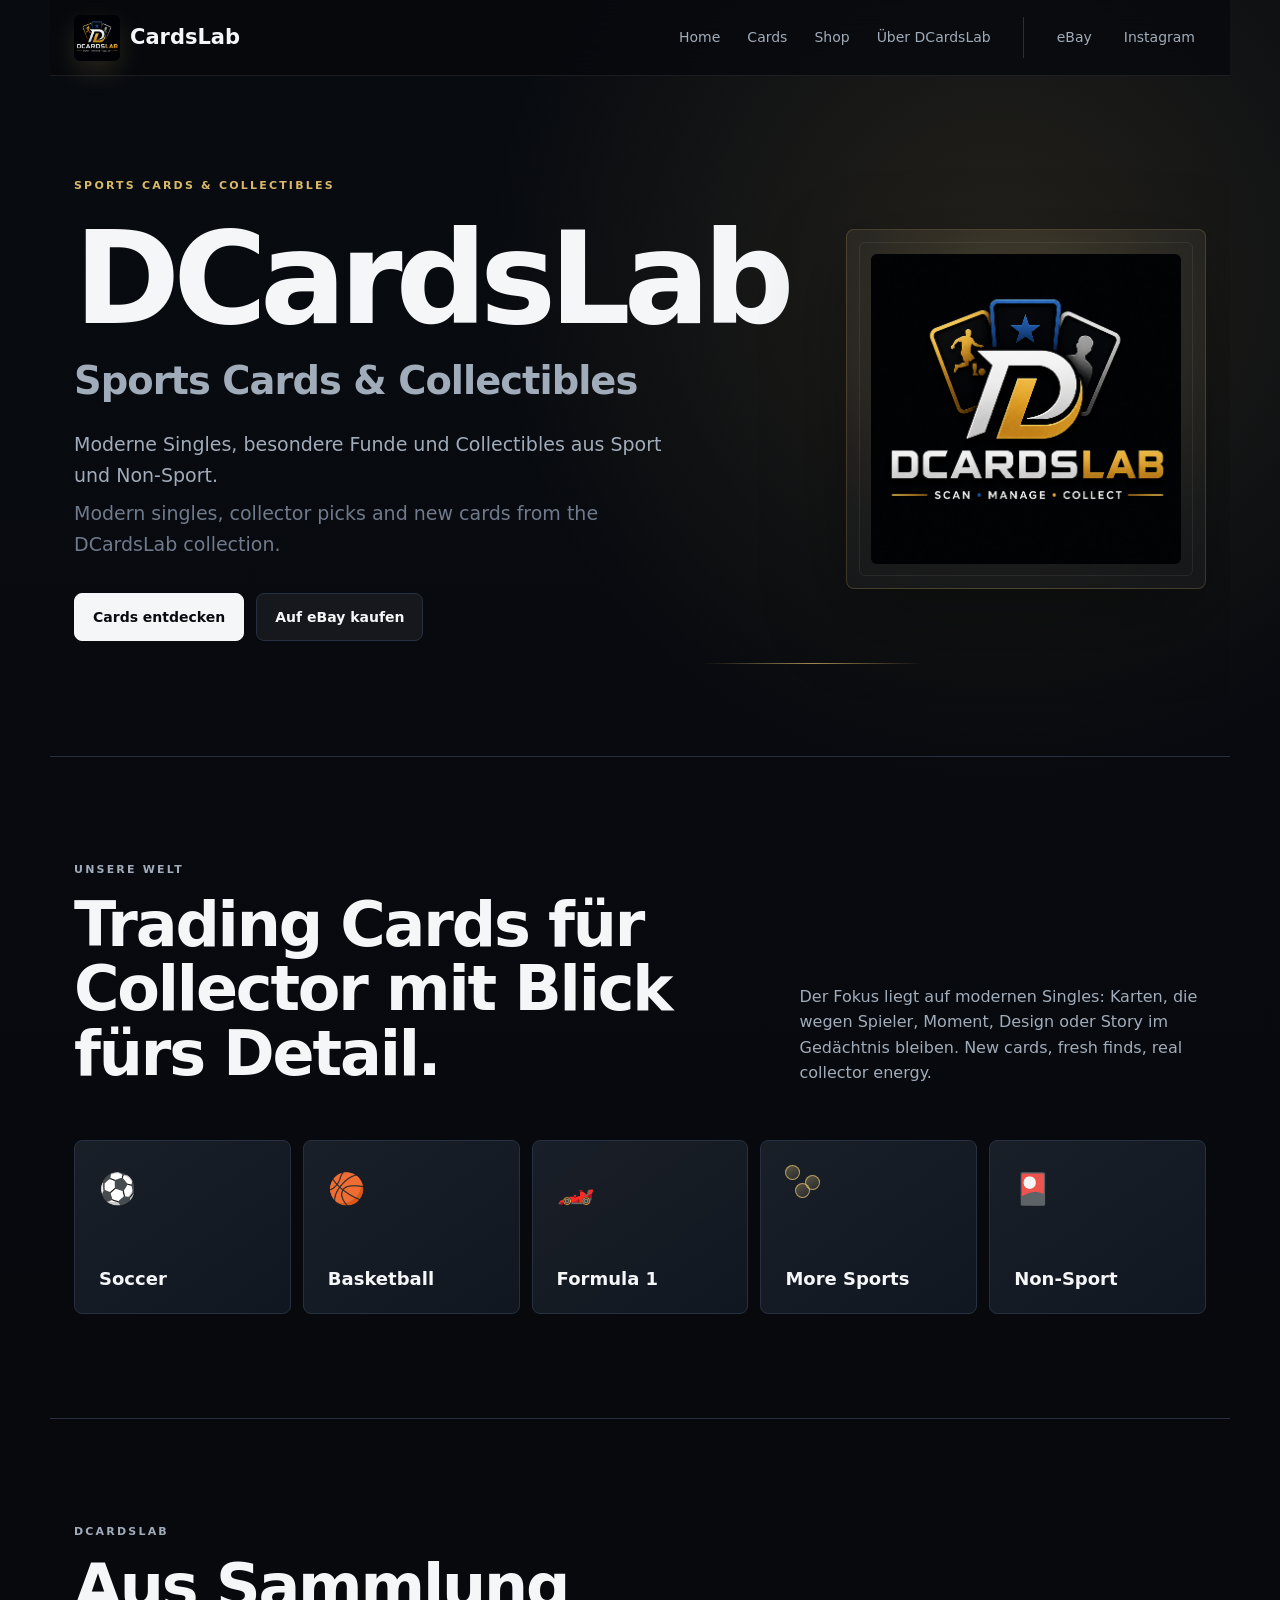
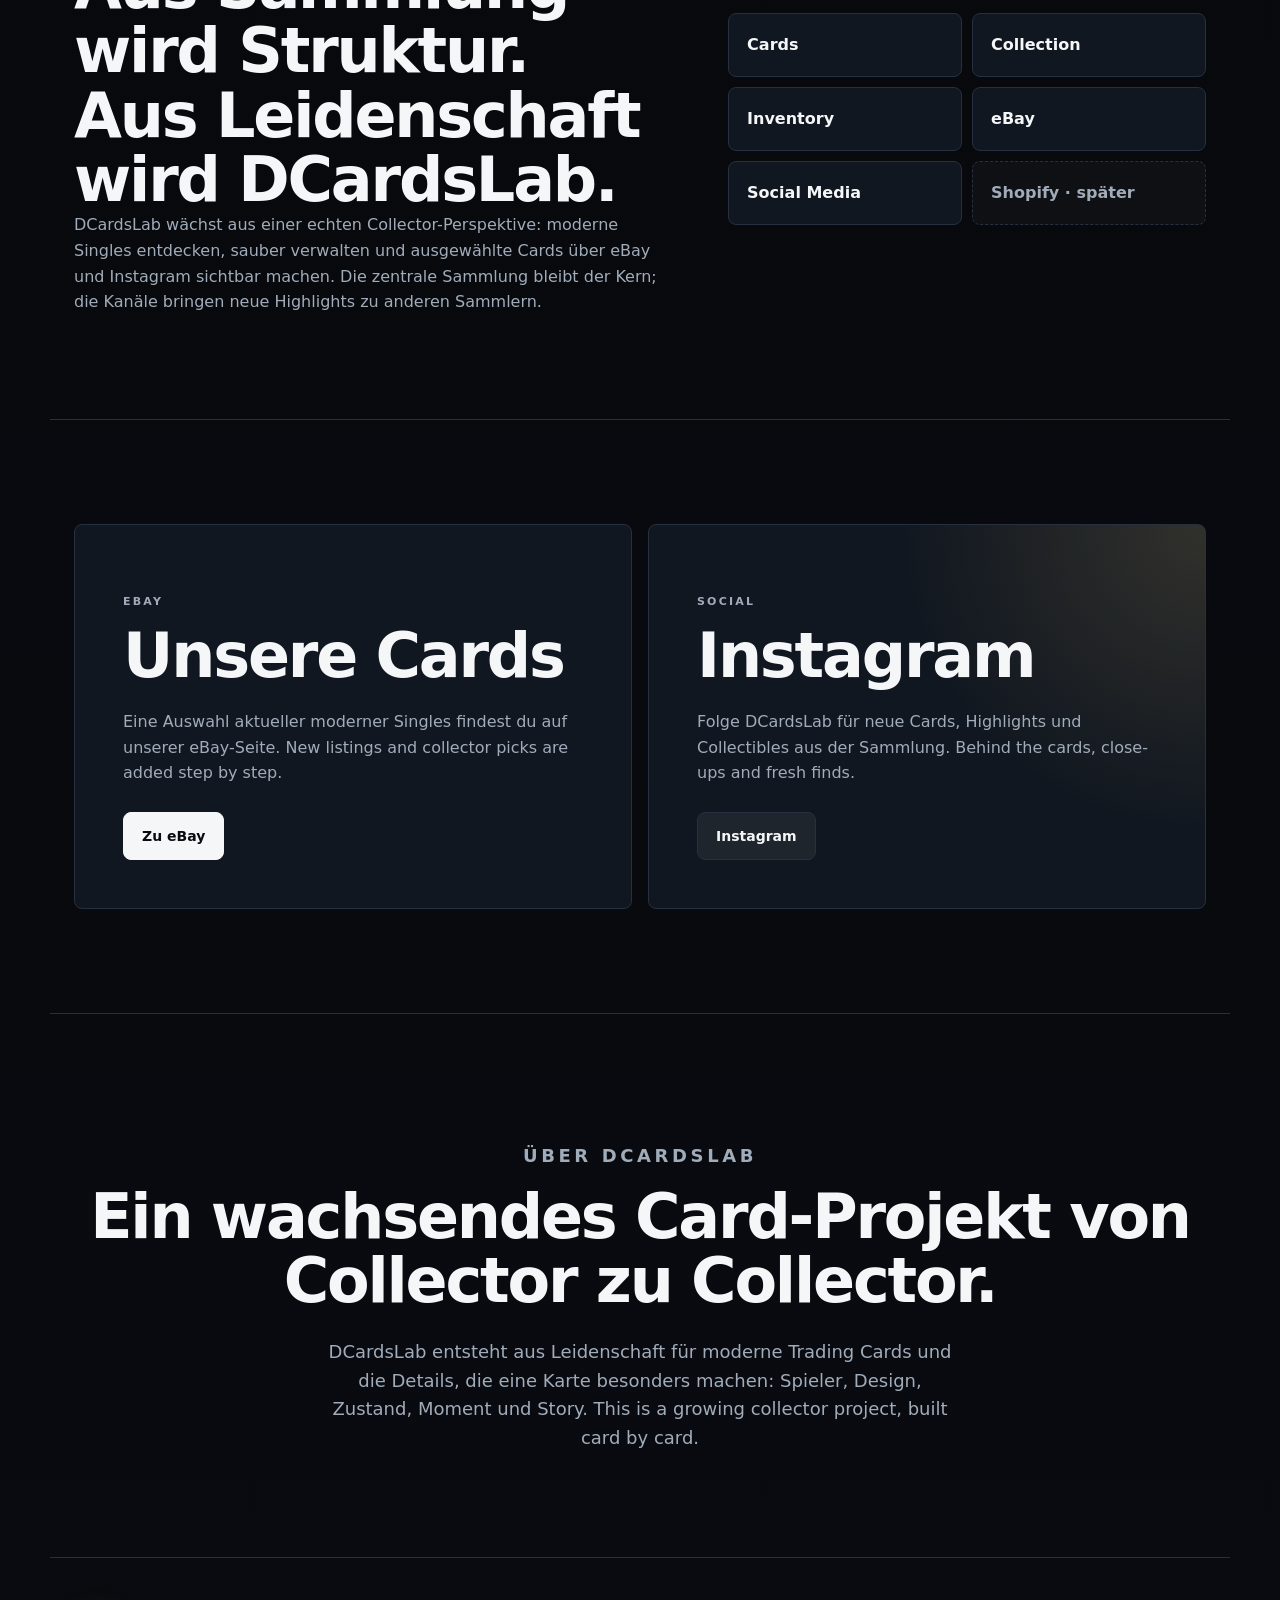
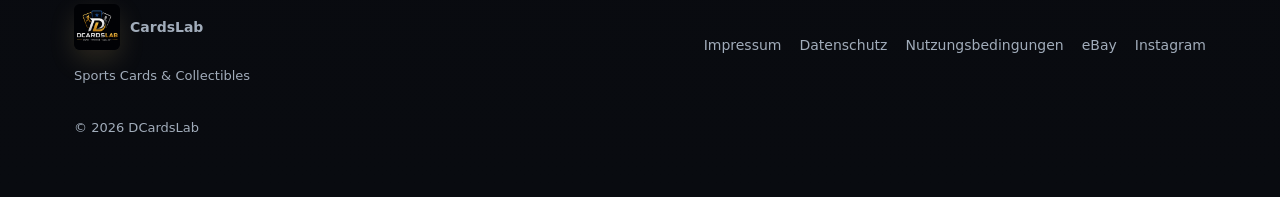
<file: index.html>
<!doctype html>
<html lang="de">
  <head>
    <meta charset="utf-8">
    <meta name="viewport" content="width=device-width, initial-scale=1">
    <meta
      name="description"
      content="DCardsLab - Sports Cards & Collectibles. Moderne Singles, Sammlerleidenschaft und neue Cards auf eBay und Instagram."
    >
    <meta name="theme-color" content="#090b10">
    <meta property="og:title" content="DCardsLab - Sports Cards & Collectibles">
    <meta
      property="og:description"
      content="Moderne Trading Card Singles, gesammelt mit Leidenschaft und kuratiert für Collector."
    >
    <meta property="og:type" content="website">
    <meta property="og:url" content="https://dcardslab.de">
    <title>DCardsLab - Sports Cards & Collectibles</title>
    <link rel="stylesheet" href="css/style.css">
    <script src="js/main.js" defer></script>
    <script src="js/tracking.js" defer></script>
  </head>
  <body>
    <header class="site-header">
      <a class="brand" href="#home" aria-label="DCardsLab Home">
        <img src="assets/dcardslab-logo.png" alt="" class="brand-logo">
        <span>CardsLab</span>
      </a>

      <button class="nav-toggle" type="button" aria-label="Menü öffnen" aria-expanded="false">
        <span></span>
        <span></span>
        <span></span>
      </button>

      <nav class="nav" aria-label="Hauptnavigation">
        <a href="#home">Home</a>
        <a href="#cards">Cards</a>
        <a href="#shop">Shop</a>
        <a href="#about">Über DCardsLab</a>
        <a class="mobile-only" data-link="ebay" href="#">eBay</a>
        <a class="mobile-only" data-link="instagram" href="#">Instagram</a>
      </nav>

      <div class="header-actions" aria-label="Externe Links">
        <a data-link="ebay" href="#">eBay</a>
        <a data-link="instagram" href="#">Instagram</a>
      </div>
    </header>

    <main>
      <section class="hero" id="home" aria-labelledby="hero-title">
        <div class="hero-content">
          <p class="eyebrow">Sports Cards & Collectibles</p>
          <h1 id="hero-title">
            DCardsLab
            <span>Sports Cards &amp; Collectibles</span>
          </h1>
          <p class="hero-copy">
            Moderne Singles, besondere Funde und Collectibles aus Sport und Non-Sport.
            <span>Modern singles, collector picks and new cards from the DCardsLab collection.</span>
          </p>
          <div class="actions" aria-label="Hauptaktionen">
            <a class="btn btn-primary" href="#cards">Cards entdecken</a>
            <a class="btn btn-secondary" data-link="ebay" href="#">Auf eBay kaufen</a>
          </div>
        </div>

        <div class="hero-visual" aria-hidden="true">
          <div class="logo-showcase">
            <img src="assets/dcardslab-logo.png" alt="">
          </div>
        </div>
      </section>

      <section class="section" id="cards" aria-labelledby="world-title">
        <div class="section-head">
          <div>
            <p class="eyebrow">Unsere Welt</p>
            <h2 id="world-title">Trading Cards für Collector mit Blick fürs Detail.</h2>
          </div>
          <p>
            Der Fokus liegt auf modernen Singles: Karten, die wegen Spieler, Moment,
            Design oder Story im Gedächtnis bleiben. New cards, fresh finds, real collector energy.
          </p>
        </div>

        <div class="categories" aria-label="Card-Kategorien">
          <article class="category-card"><span>⚽</span><h3>Soccer</h3></article>
          <article class="category-card"><span>🏀</span><h3>Basketball</h3></article>
          <article class="category-card"><span>🏎️</span><h3>Formula 1</h3></article>
          <article class="category-card">
            <span class="sports-mark" aria-hidden="true">
              <i></i>
              <i></i>
              <i></i>
            </span>
            <h3>More Sports</h3>
          </article>
          <article class="category-card"><span>🎴</span><h3>Non-Sport</h3></article>
        </div>
      </section>

      <section class="section lab-section" aria-labelledby="lab-title">
        <div class="lab-copy">
          <p class="eyebrow">DCardsLab</p>
          <h2 id="lab-title">Aus Sammlung wird Struktur. Aus Leidenschaft wird DCardsLab.</h2>
          <p>
            DCardsLab wächst aus einer echten Collector-Perspektive: moderne Singles
            entdecken, sauber verwalten und ausgewählte Cards über eBay und Instagram
            sichtbar machen. Die zentrale Sammlung bleibt der Kern; die Kanäle bringen
            neue Highlights zu anderen Sammlern.
          </p>
        </div>

        <div class="pill-grid" aria-label="Schwerpunkte">
          <span>Cards</span>
          <span>Collection</span>
          <span>Inventory</span>
          <span>eBay</span>
          <span>Social Media</span>
          <span class="future">Shopify · später</span>
        </div>
      </section>

      <section class="section split-section" id="shop" aria-labelledby="shop-title">
        <article class="feature-panel">
          <p class="eyebrow">eBay</p>
          <h2 id="shop-title">Unsere Cards</h2>
          <p>
            Eine Auswahl aktueller moderner Singles findest du auf unserer eBay-Seite.
            New listings and collector picks are added step by step.
          </p>
          <a class="btn btn-primary" data-link="ebay" href="#">Zu eBay</a>
        </article>

        <article class="feature-panel feature-panel-social">
          <p class="eyebrow">Social</p>
          <h2>Instagram</h2>
          <p>
            Folge DCardsLab für neue Cards, Highlights und Collectibles aus der Sammlung.
            Behind the cards, close-ups and fresh finds.
          </p>
          <a class="btn btn-secondary" data-link="instagram" href="#">Instagram</a>
        </article>
      </section>

      <section class="section about-section" id="about" aria-labelledby="about-title">
        <p class="eyebrow">Über DCardsLab</p>
        <h2 id="about-title">Ein wachsendes Card-Projekt von Collector zu Collector.</h2>
        <p>
          DCardsLab entsteht aus Leidenschaft für moderne Trading Cards und die Details,
          die eine Karte besonders machen: Spieler, Design, Zustand, Moment und Story.
          This is a growing collector project, built card by card.
        </p>
      </section>
    </main>

    <footer class="site-footer">
      <div>
        <a class="brand" href="#home" aria-label="DCardsLab Home">
          <img src="assets/dcardslab-logo.png" alt="" class="brand-logo">
          <span>CardsLab</span>
        </a>
        <p>Sports Cards &amp; Collectibles</p>
      </div>

      <nav aria-label="Footer">
        <a href="impressum.html">Impressum</a>
        <a href="datenschutz.html">Datenschutz</a>
        <a href="nutzungsbedingungen.html">Nutzungsbedingungen</a>
        <a data-link="ebay" href="#">eBay</a>
        <a data-link="instagram" href="#">Instagram</a>
      </nav>

      <small>&copy; <span id="year"></span> DCardsLab</small>
    </footer>
  </body>
</html>
</file>
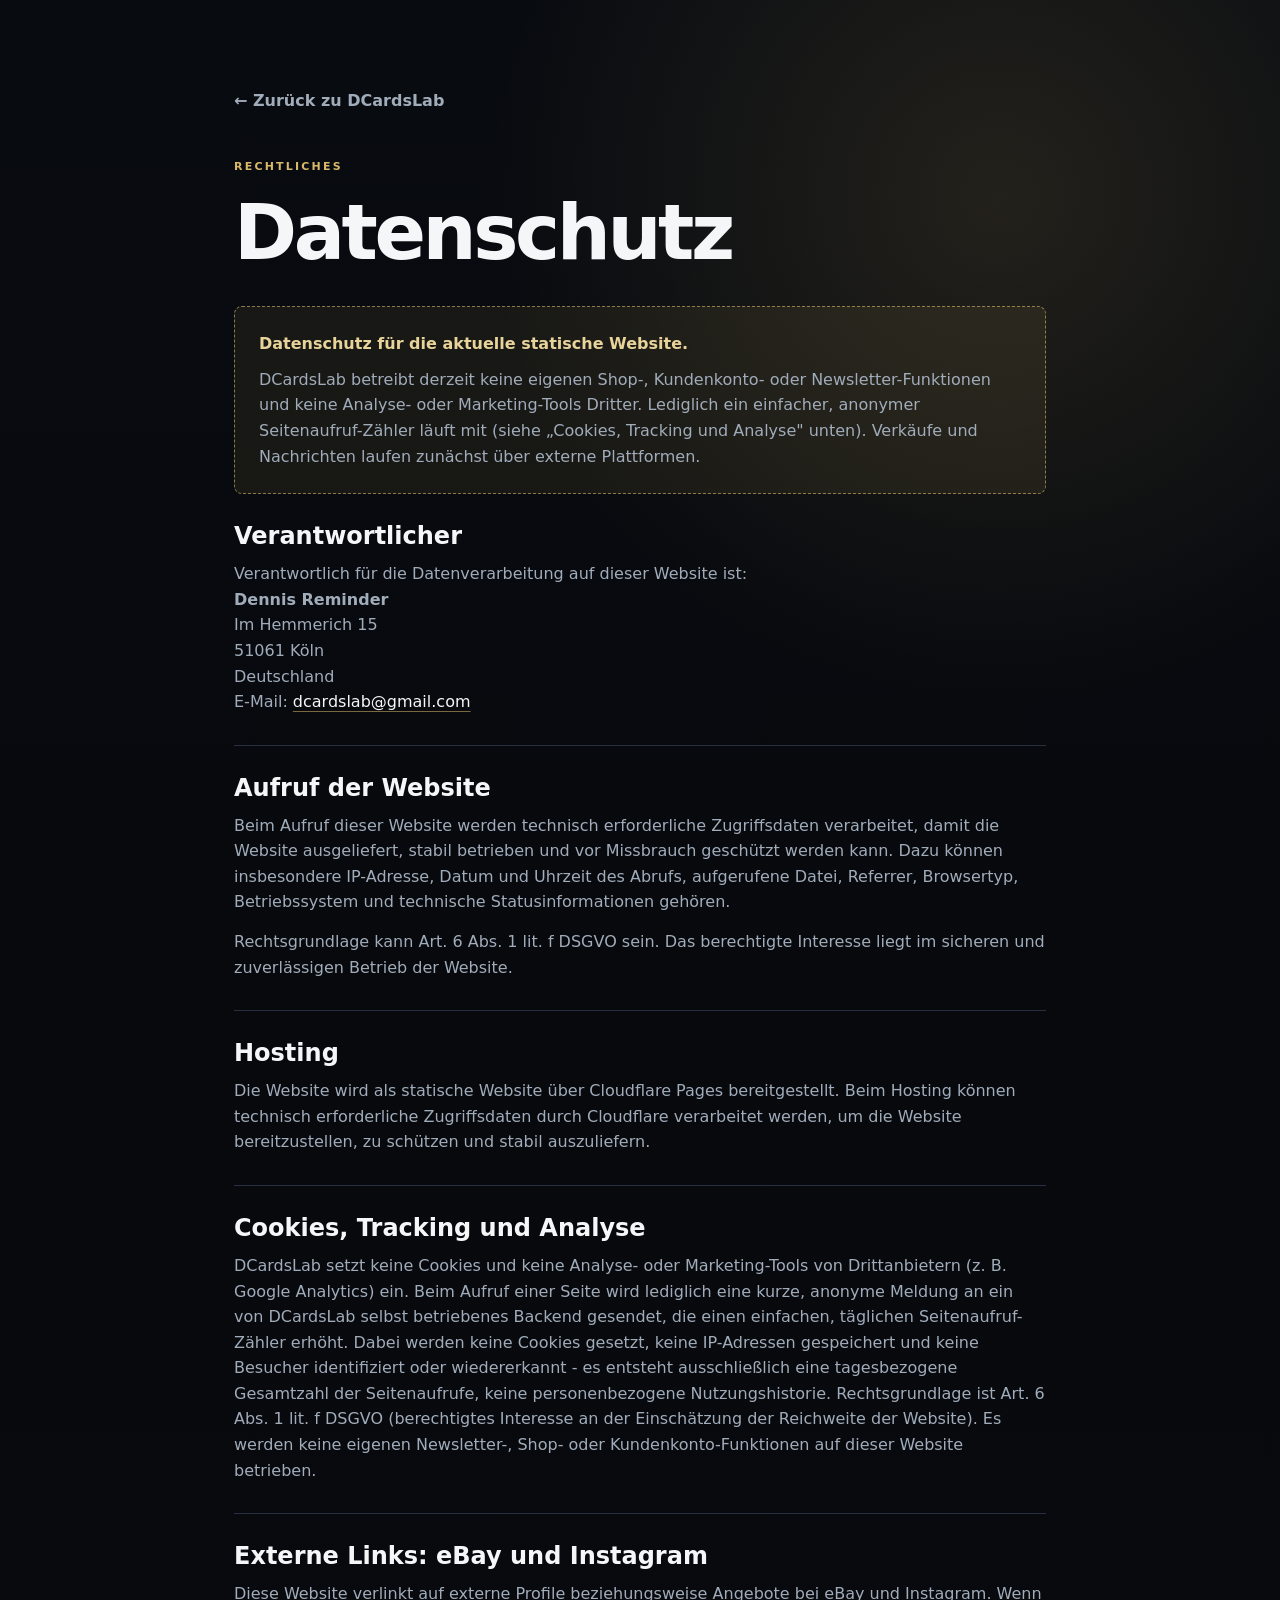
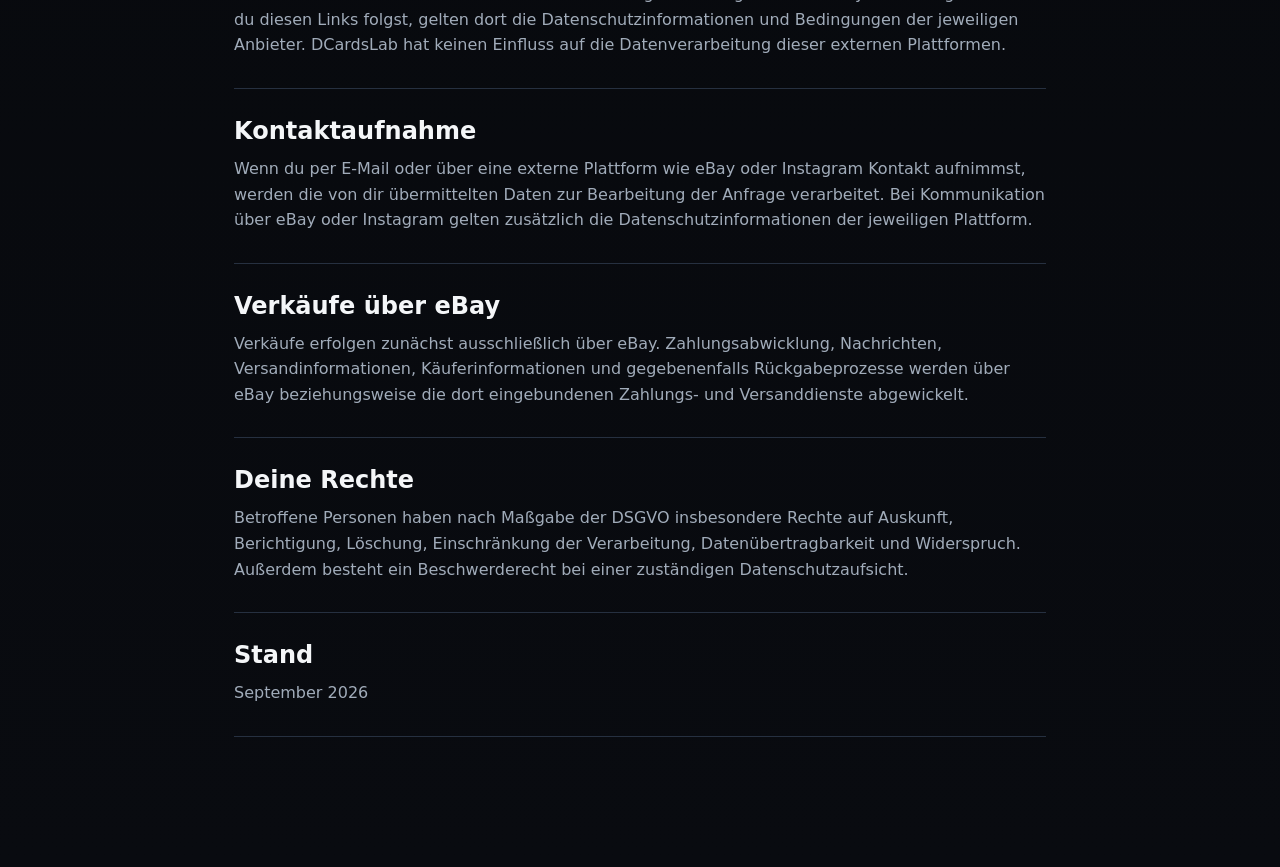
<file: datenschutz.html>
<!doctype html>
<html lang="de">
  <head>
    <meta charset="utf-8">
    <meta name="viewport" content="width=device-width, initial-scale=1">
    <meta name="robots" content="noindex">
    <title>Datenschutz | DCardsLab</title>
    <link rel="stylesheet" href="css/style.css">
    <script src="js/tracking.js" defer></script>
  </head>
  <body>
    <main class="legal">
      <a class="legal-back" href="index.html">← Zurück zu DCardsLab</a>
      <p class="eyebrow">Rechtliches</p>
      <h1>Datenschutz</h1>

      <div class="notice">
        <strong>Datenschutz für die aktuelle statische Website.</strong>
        <p>
          DCardsLab betreibt derzeit keine eigenen Shop-, Kundenkonto- oder Newsletter-Funktionen
          und keine Analyse- oder Marketing-Tools Dritter. Lediglich ein einfacher, anonymer
          Seitenaufruf-Zähler läuft mit (siehe „Cookies, Tracking und Analyse" unten). Verkäufe
          und Nachrichten laufen zunächst über externe Plattformen.
        </p>
      </div>

      <section class="legal-section">
        <h2>Verantwortlicher</h2>
        <p>
          Verantwortlich für die Datenverarbeitung auf dieser Website ist:<br>
          <strong>Dennis Reminder</strong><br>
          Im Hemmerich 15<br>
          51061 Köln<br>
          Deutschland<br>
          E-Mail: <a href="mailto:dcardslab@gmail.com">dcardslab@gmail.com</a>
        </p>
      </section>

      <section class="legal-section">
        <h2>Aufruf der Website</h2>
        <p>
          Beim Aufruf dieser Website werden technisch erforderliche Zugriffsdaten verarbeitet,
          damit die Website ausgeliefert, stabil betrieben und vor Missbrauch geschützt werden kann.
          Dazu können insbesondere IP-Adresse, Datum und Uhrzeit des Abrufs, aufgerufene Datei,
          Referrer, Browsertyp, Betriebssystem und technische Statusinformationen gehören.
        </p>
        <p>
          Rechtsgrundlage kann Art. 6 Abs. 1 lit. f DSGVO sein. Das berechtigte Interesse liegt
          im sicheren und zuverlässigen Betrieb der Website.
        </p>
      </section>

      <section class="legal-section">
        <h2>Hosting</h2>
        <p>
          Die Website wird als statische Website über Cloudflare Pages bereitgestellt.
          Beim Hosting können technisch erforderliche Zugriffsdaten durch Cloudflare verarbeitet
          werden, um die Website bereitzustellen, zu schützen und stabil auszuliefern.
        </p>
      </section>

      <section class="legal-section">
        <h2>Cookies, Tracking und Analyse</h2>
        <p>
          DCardsLab setzt keine Cookies und keine Analyse- oder Marketing-Tools von Drittanbietern
          (z. B. Google Analytics) ein. Beim Aufruf einer Seite wird lediglich eine kurze,
          anonyme Meldung an ein von DCardsLab selbst betriebenes Backend gesendet, die einen
          einfachen, täglichen Seitenaufruf-Zähler erhöht. Dabei werden keine Cookies gesetzt,
          keine IP-Adressen gespeichert und keine Besucher identifiziert oder wiedererkannt - es
          entsteht ausschließlich eine tagesbezogene Gesamtzahl der Seitenaufrufe, keine
          personenbezogene Nutzungshistorie. Rechtsgrundlage ist Art. 6 Abs. 1 lit. f DSGVO
          (berechtigtes Interesse an der Einschätzung der Reichweite der Website). Es werden
          keine eigenen Newsletter-, Shop- oder Kundenkonto-Funktionen auf dieser Website
          betrieben.
        </p>
      </section>

      <section class="legal-section">
        <h2>Externe Links: eBay und Instagram</h2>
        <p>
          Diese Website verlinkt auf externe Profile beziehungsweise Angebote bei eBay und Instagram.
          Wenn du diesen Links folgst, gelten dort die Datenschutzinformationen und Bedingungen der
          jeweiligen Anbieter. DCardsLab hat keinen Einfluss auf die Datenverarbeitung dieser externen
          Plattformen.
        </p>
      </section>

      <section class="legal-section">
        <h2>Kontaktaufnahme</h2>
        <p>
          Wenn du per E-Mail oder über eine externe Plattform wie eBay oder Instagram Kontakt
          aufnimmst, werden die von dir übermittelten Daten zur Bearbeitung der Anfrage verarbeitet.
          Bei Kommunikation über eBay oder Instagram gelten zusätzlich die Datenschutzinformationen
          der jeweiligen Plattform.
        </p>
      </section>

      <section class="legal-section">
        <h2>Verkäufe über eBay</h2>
        <p>
          Verkäufe erfolgen zunächst ausschließlich über eBay. Zahlungsabwicklung, Nachrichten,
          Versandinformationen, Käuferinformationen und gegebenenfalls Rückgabeprozesse werden über
          eBay beziehungsweise die dort eingebundenen Zahlungs- und Versanddienste abgewickelt.
        </p>
      </section>

      <section class="legal-section">
        <h2>Deine Rechte</h2>
        <p>
          Betroffene Personen haben nach Maßgabe der DSGVO insbesondere Rechte auf Auskunft,
          Berichtigung, Löschung, Einschränkung der Verarbeitung, Datenübertragbarkeit und
          Widerspruch. Außerdem besteht ein Beschwerderecht bei einer zuständigen Datenschutzaufsicht.
        </p>
      </section>

      <section class="legal-section">
        <h2>Stand</h2>
        <p>September 2026</p>
      </section>
    </main>
  </body>
</html>
</file>
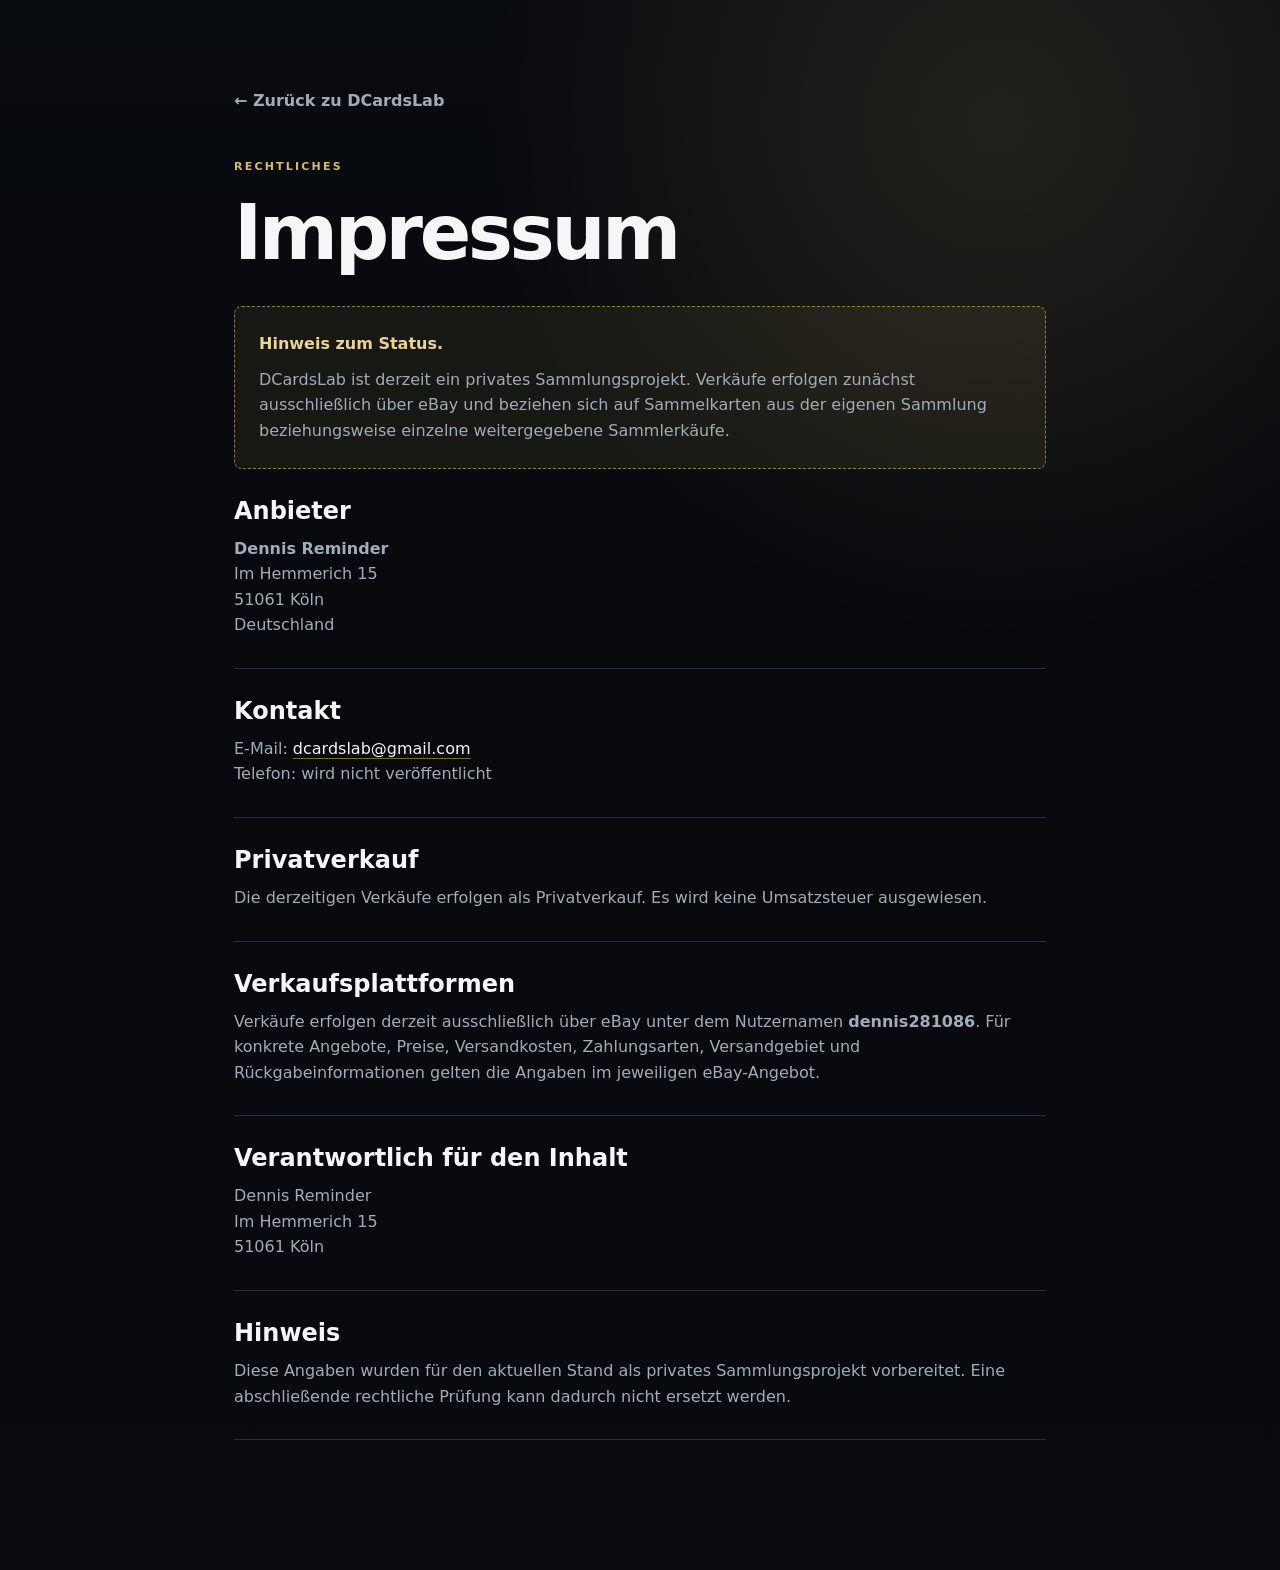
<file: impressum.html>
<!doctype html>
<html lang="de">
  <head>
    <meta charset="utf-8">
    <meta name="viewport" content="width=device-width, initial-scale=1">
    <meta name="robots" content="noindex">
    <title>Impressum | DCardsLab</title>
    <link rel="stylesheet" href="css/style.css">
    <script src="js/tracking.js" defer></script>
  </head>
  <body>
    <main class="legal">
      <a class="legal-back" href="index.html">← Zurück zu DCardsLab</a>
      <p class="eyebrow">Rechtliches</p>
      <h1>Impressum</h1>

      <div class="notice">
        <strong>Hinweis zum Status.</strong>
        <p>
          DCardsLab ist derzeit ein privates Sammlungsprojekt. Verkäufe erfolgen zunächst
          ausschließlich über eBay und beziehen sich auf Sammelkarten aus der eigenen Sammlung
          beziehungsweise einzelne weitergegebene Sammlerkäufe.
        </p>
      </div>

      <section class="legal-section">
        <h2>Anbieter</h2>
        <p>
          <strong>Dennis Reminder</strong><br>
          Im Hemmerich 15<br>
          51061 Köln<br>
          Deutschland
        </p>
      </section>

      <section class="legal-section">
        <h2>Kontakt</h2>
        <p>
          E-Mail: <a href="mailto:dcardslab@gmail.com">dcardslab@gmail.com</a><br>
          Telefon: wird nicht veröffentlicht
        </p>
      </section>

      <section class="legal-section">
        <h2>Privatverkauf</h2>
        <p>
          Die derzeitigen Verkäufe erfolgen als Privatverkauf. Es wird keine Umsatzsteuer
          ausgewiesen.
        </p>
      </section>

      <section class="legal-section">
        <h2>Verkaufsplattformen</h2>
        <p>
          Verkäufe erfolgen derzeit ausschließlich über eBay unter dem Nutzernamen
          <strong>dennis281086</strong>. Für konkrete Angebote, Preise, Versandkosten,
          Zahlungsarten, Versandgebiet und Rückgabeinformationen gelten die Angaben im jeweiligen
          eBay-Angebot.
        </p>
      </section>

      <section class="legal-section">
        <h2>Verantwortlich für den Inhalt</h2>
        <p>
          Dennis Reminder<br>
          Im Hemmerich 15<br>
          51061 Köln
        </p>
      </section>

      <section class="legal-section">
        <h2>Hinweis</h2>
        <p>
          Diese Angaben wurden für den aktuellen Stand als privates Sammlungsprojekt vorbereitet.
          Eine abschließende rechtliche Prüfung kann dadurch nicht ersetzt werden.
        </p>
      </section>
    </main>
  </body>
</html>
</file>
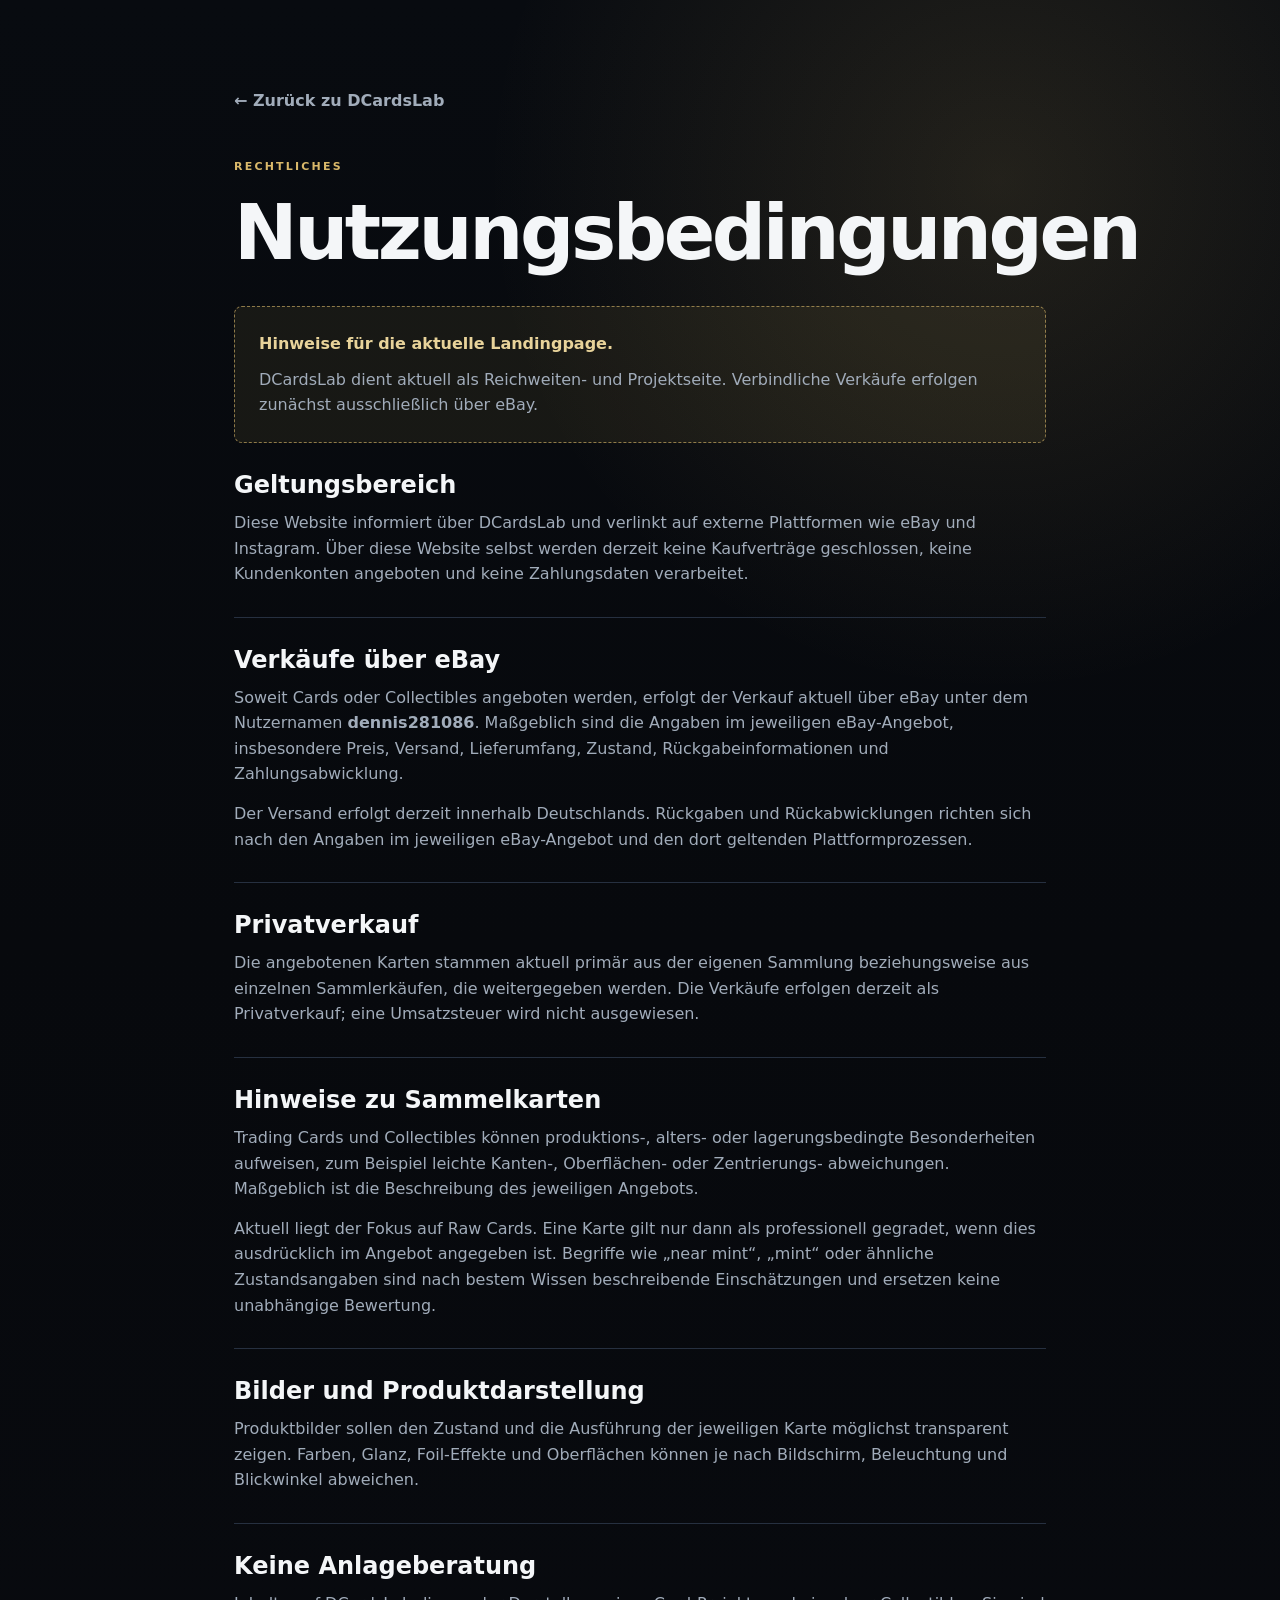
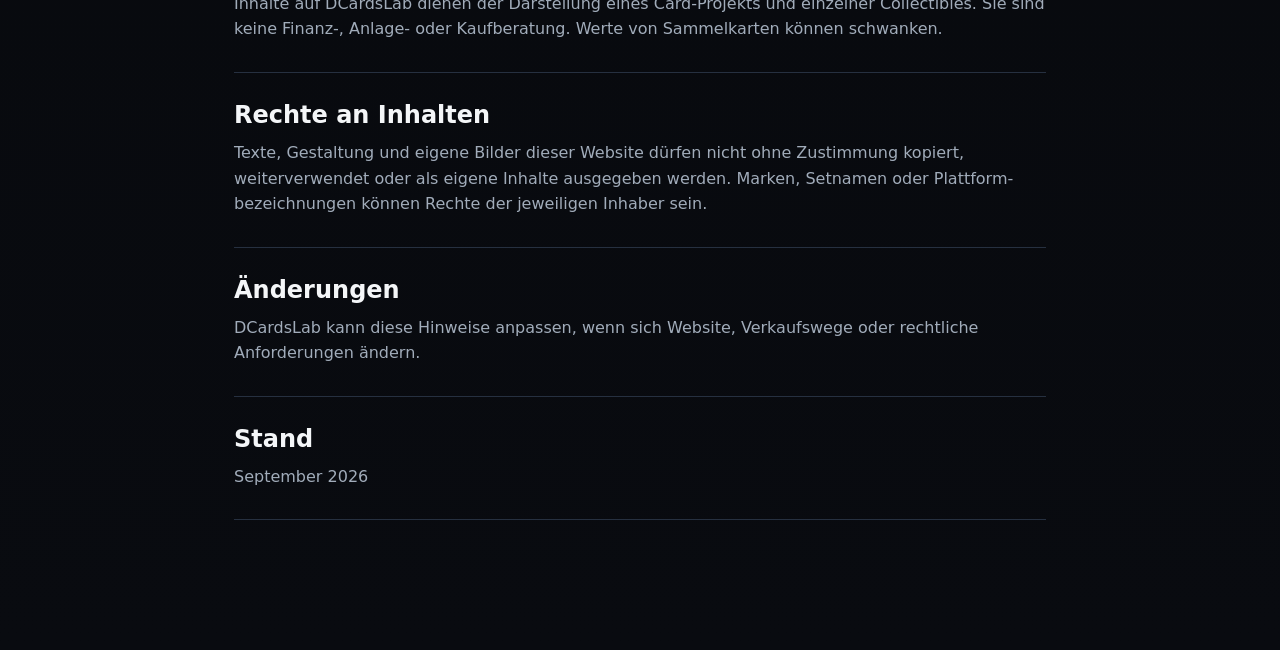
<file: nutzungsbedingungen.html>
<!doctype html>
<html lang="de">
  <head>
    <meta charset="utf-8">
    <meta name="viewport" content="width=device-width, initial-scale=1">
    <meta name="robots" content="noindex">
    <title>Nutzungsbedingungen | DCardsLab</title>
    <link rel="stylesheet" href="css/style.css">
    <script src="js/tracking.js" defer></script>
  </head>
  <body>
    <main class="legal">
      <a class="legal-back" href="index.html">← Zurück zu DCardsLab</a>
      <p class="eyebrow">Rechtliches</p>
      <h1>Nutzungsbedingungen</h1>

      <div class="notice">
        <strong>Hinweise für die aktuelle Landingpage.</strong>
        <p>
          DCardsLab dient aktuell als Reichweiten- und Projektseite. Verbindliche Verkäufe
          erfolgen zunächst ausschließlich über eBay.
        </p>
      </div>

      <section class="legal-section">
        <h2>Geltungsbereich</h2>
        <p>
          Diese Website informiert über DCardsLab und verlinkt auf externe Plattformen wie eBay
          und Instagram. Über diese Website selbst werden derzeit keine Kaufverträge geschlossen,
          keine Kundenkonten angeboten und keine Zahlungsdaten verarbeitet.
        </p>
      </section>

      <section class="legal-section">
        <h2>Verkäufe über eBay</h2>
        <p>
          Soweit Cards oder Collectibles angeboten werden, erfolgt der Verkauf aktuell über eBay
          unter dem Nutzernamen <strong>dennis281086</strong>.
          Maßgeblich sind die Angaben im jeweiligen eBay-Angebot, insbesondere Preis, Versand,
          Lieferumfang, Zustand, Rückgabeinformationen und Zahlungsabwicklung.
        </p>
        <p>
          Der Versand erfolgt derzeit innerhalb Deutschlands. Rückgaben und Rückabwicklungen richten
          sich nach den Angaben im jeweiligen eBay-Angebot und den dort geltenden Plattformprozessen.
        </p>
      </section>

      <section class="legal-section">
        <h2>Privatverkauf</h2>
        <p>
          Die angebotenen Karten stammen aktuell primär aus der eigenen Sammlung beziehungsweise
          aus einzelnen Sammlerkäufen, die weitergegeben werden. Die Verkäufe erfolgen derzeit als
          Privatverkauf; eine Umsatzsteuer wird nicht ausgewiesen.
        </p>
      </section>

      <section class="legal-section">
        <h2>Hinweise zu Sammelkarten</h2>
        <p>
          Trading Cards und Collectibles können produktions-, alters- oder lagerungsbedingte
          Besonderheiten aufweisen, zum Beispiel leichte Kanten-, Oberflächen- oder Zentrierungs-
          abweichungen. Maßgeblich ist die Beschreibung des jeweiligen Angebots.
        </p>
        <p>
          Aktuell liegt der Fokus auf Raw Cards. Eine Karte gilt nur dann als professionell gegradet,
          wenn dies ausdrücklich im Angebot angegeben ist. Begriffe wie „near mint“, „mint“ oder
          ähnliche Zustandsangaben sind nach bestem Wissen beschreibende Einschätzungen und ersetzen
          keine unabhängige Bewertung.
        </p>
      </section>

      <section class="legal-section">
        <h2>Bilder und Produktdarstellung</h2>
        <p>
          Produktbilder sollen den Zustand und die Ausführung der jeweiligen Karte möglichst
          transparent zeigen. Farben, Glanz, Foil-Effekte und Oberflächen können je nach Bildschirm,
          Beleuchtung und Blickwinkel abweichen.
        </p>
      </section>

      <section class="legal-section">
        <h2>Keine Anlageberatung</h2>
        <p>
          Inhalte auf DCardsLab dienen der Darstellung eines Card-Projekts und einzelner Collectibles.
          Sie sind keine Finanz-, Anlage- oder Kaufberatung. Werte von Sammelkarten können schwanken.
        </p>
      </section>

      <section class="legal-section">
        <h2>Rechte an Inhalten</h2>
        <p>
          Texte, Gestaltung und eigene Bilder dieser Website dürfen nicht ohne Zustimmung kopiert,
          weiterverwendet oder als eigene Inhalte ausgegeben werden. Marken, Setnamen oder Plattform-
          bezeichnungen können Rechte der jeweiligen Inhaber sein.
        </p>
      </section>

      <section class="legal-section">
        <h2>Änderungen</h2>
        <p>
          DCardsLab kann diese Hinweise anpassen, wenn sich Website, Verkaufswege oder rechtliche
          Anforderungen ändern.
        </p>
      </section>

      <section class="legal-section">
        <h2>Stand</h2>
        <p>September 2026</p>
      </section>
    </main>
  </body>
</html>
</file>
<file: css/style.css>
:root {
  --bg: #07090d;
  --bg-soft: #0c1017;
  --surface: #111720;
  --surface-strong: #171d27;
  --line: #263040;
  --line-soft: rgba(255, 255, 255, 0.08);
  --text: #f4f6f8;
  --muted: #a1acba;
  --subtle: #6f7a8b;
  --accent: #d9b86a;
  --accent-soft: rgba(217, 184, 106, 0.16);
  --max: 1180px;
  --radius: 8px;
  --shadow: 0 28px 80px rgba(0, 0, 0, 0.34);
}

* {
  box-sizing: border-box;
}

html {
  scroll-behavior: smooth;
}

body {
  margin: 0;
  overflow-x: hidden;
  background:
    radial-gradient(circle at 78% 8%, rgba(217, 184, 106, 0.13), transparent 32rem),
    linear-gradient(180deg, #080b10 0%, var(--bg) 42%, #090b10 100%);
  color: var(--text);
  font-family: Inter, ui-sans-serif, system-ui, -apple-system, BlinkMacSystemFont, "Segoe UI", sans-serif;
  line-height: 1.6;
}

body.nav-open {
  overflow: hidden;
}

a {
  color: inherit;
  text-decoration: none;
}

a:focus-visible,
button:focus-visible {
  outline: 2px solid var(--accent);
  outline-offset: 4px;
}

.site-header {
  position: sticky;
  top: 0;
  z-index: 20;
  display: flex;
  align-items: center;
  gap: 32px;
  width: 100%;
  max-width: var(--max);
  min-height: 76px;
  margin: 0 auto;
  padding: 0 24px;
  background: rgba(7, 9, 13, 0.76);
  border-bottom: 1px solid var(--line-soft);
  backdrop-filter: blur(18px);
}

.brand {
  display: inline-flex;
  align-items: center;
  gap: 10px;
  font-size: 21px;
  font-weight: 800;
  line-height: 1;
}

.brand-logo {
  display: block;
  width: 46px;
  height: 46px;
  object-fit: contain;
  border-radius: 6px;
  box-shadow: 0 10px 26px rgba(217, 184, 106, 0.16);
}

.nav {
  display: flex;
  align-items: center;
  gap: 27px;
  margin-left: auto;
}

.nav a,
.header-actions a,
.site-footer a {
  color: var(--muted);
  font-size: 14px;
  transition: color 180ms ease, border-color 180ms ease, background 180ms ease;
}

.nav a:hover,
.header-actions a:hover,
.site-footer a:hover {
  color: var(--text);
}

.header-actions {
  display: flex;
  gap: 10px;
  padding-left: 22px;
  border-left: 1px solid var(--line);
}

.header-actions a {
  padding: 8px 10px;
  border: 1px solid transparent;
  border-radius: var(--radius);
}

.header-actions a:hover {
  border-color: var(--line);
  background: rgba(255, 255, 255, 0.04);
}

.mobile-only,
.nav-toggle {
  display: none;
}

.nav-toggle {
  width: 42px;
  height: 42px;
  margin-left: auto;
  padding: 10px;
  border: 1px solid var(--line);
  border-radius: var(--radius);
  background: rgba(255, 255, 255, 0.04);
  color: var(--text);
}

.nav-toggle span {
  display: block;
  height: 2px;
  margin: 5px 0;
  background: currentColor;
  border-radius: 10px;
  transition: transform 180ms ease, opacity 180ms ease;
}

.nav-toggle[aria-expanded="true"] span:nth-child(1) {
  transform: translateY(7px) rotate(45deg);
}

.nav-toggle[aria-expanded="true"] span:nth-child(2) {
  opacity: 0;
}

.nav-toggle[aria-expanded="true"] span:nth-child(3) {
  transform: translateY(-7px) rotate(-45deg);
}

.hero {
  position: relative;
  display: grid;
  grid-template-columns: minmax(0, 1fr) 360px;
  gap: 70px;
  align-items: center;
  width: 100%;
  max-width: var(--max);
  min-height: 680px;
  margin: 0 auto;
  padding: 96px 24px 110px;
  overflow: hidden;
}

.hero-content,
.section-head > *,
.lab-copy,
.feature-panel,
.about-section {
  min-width: 0;
}

.hero::after {
  position: absolute;
  right: 26%;
  bottom: 92px;
  width: 220px;
  height: 1px;
  content: "";
  background: linear-gradient(90deg, transparent, rgba(217, 184, 106, 0.72), transparent);
}

.eyebrow {
  margin: 0;
  color: var(--accent);
  font-size: 11px;
  font-weight: 800;
  letter-spacing: 0.2em;
  text-transform: uppercase;
}

h1,
h2,
h3 {
  margin: 0;
  line-height: 1.04;
}

h1 {
  max-width: 850px;
  margin-top: 18px;
  font-size: clamp(58px, 10vw, 132px);
  letter-spacing: -0.055em;
}

h1 span {
  display: block;
  margin-top: 16px;
  color: var(--muted);
  font-size: clamp(24px, 3vw, 40px);
  letter-spacing: -0.025em;
}

h2 {
  color: var(--text);
  font-size: clamp(34px, 5vw, 62px);
  letter-spacing: -0.035em;
}

h3 {
  font-size: 18px;
}

.hero-copy {
  max-width: 590px;
  margin: 28px 0 0;
  color: var(--muted);
  font-size: 19px;
}

.hero-copy span {
  display: block;
  margin-top: 8px;
  color: var(--subtle);
}

.actions {
  display: flex;
  flex-wrap: wrap;
  gap: 12px;
  margin-top: 34px;
}

.btn {
  display: inline-flex;
  align-items: center;
  justify-content: center;
  min-height: 46px;
  padding: 12px 18px;
  border: 1px solid var(--line);
  border-radius: var(--radius);
  font-size: 14px;
  font-weight: 800;
  transition: transform 180ms ease, border-color 180ms ease, background 180ms ease;
}

.btn:hover {
  transform: translateY(-2px);
}

.btn-primary {
  color: #090b10;
  background: var(--text);
  border-color: var(--text);
}

.btn-secondary {
  color: var(--text);
  background: rgba(255, 255, 255, 0.06);
}

a[data-placeholder="true"] {
  cursor: not-allowed;
}

a[data-placeholder="true"]::after {
  content: " · folgt";
  display: inline-block;
  margin-left: 2px;
  color: var(--subtle);
  font-size: 0.82em;
  font-weight: 600;
}

.btn[data-placeholder="true"]::after {
  content: "";
  margin: 0;
}

.hero-visual {
  position: relative;
  width: min(390px, 100%);
  justify-self: end;
}

.logo-showcase {
  position: relative;
  padding: 24px;
  border: 1px solid rgba(217, 184, 106, 0.2);
  border-radius: var(--radius);
  background:
    radial-gradient(circle at 50% 24%, rgba(217, 184, 106, 0.14), transparent 16rem),
    rgba(255, 255, 255, 0.03);
  box-shadow: var(--shadow);
}

.logo-showcase::after {
  position: absolute;
  inset: 12px;
  content: "";
  border: 1px solid rgba(255, 255, 255, 0.07);
  border-radius: 6px;
  pointer-events: none;
}

.logo-showcase img {
  position: relative;
  z-index: 1;
  display: block;
  width: 100%;
  height: auto;
  border-radius: 6px;
}

.section {
  width: 100%;
  max-width: var(--max);
  margin: 0 auto;
  padding: 104px 24px;
  border-top: 1px solid var(--line);
}

.section-head {
  display: grid;
  grid-template-columns: minmax(0, 1.25fr) minmax(260px, 0.75fr);
  gap: 48px;
  align-items: end;
}

.section-head h2,
.lab-copy h2,
.about-section h2 {
  margin-top: 14px;
}

.section-head p,
.lab-copy p,
.feature-panel p,
.about-section p {
  color: var(--muted);
}

.section-head > p,
.lab-copy p,
.about-section p {
  max-width: 640px;
  margin: 0;
}

.categories {
  display: grid;
  grid-template-columns: repeat(5, minmax(0, 1fr));
  gap: 12px;
  margin-top: 54px;
}

.category-card {
  display: flex;
  flex-direction: column;
  justify-content: space-between;
  min-height: 174px;
  padding: 24px;
  border: 1px solid var(--line);
  border-radius: var(--radius);
  background:
    linear-gradient(145deg, rgba(255, 255, 255, 0.035), transparent),
    var(--surface);
  transition: transform 180ms ease, border-color 180ms ease, background 180ms ease;
}

.category-card:hover {
  transform: translateY(-4px);
  border-color: rgba(217, 184, 106, 0.52);
  background:
    linear-gradient(145deg, rgba(217, 184, 106, 0.12), transparent),
    var(--surface);
}

.category-card span {
  font-size: 30px;
}

.sports-mark {
  position: relative;
  display: inline-grid;
  grid-template-columns: repeat(2, 15px);
  grid-template-rows: repeat(2, 15px);
  gap: 5px;
  width: 35px;
  height: 35px;
}

.sports-mark i {
  display: block;
  width: 15px;
  height: 15px;
  border: 1px solid rgba(217, 184, 106, 0.8);
  border-radius: 50%;
  background: linear-gradient(145deg, rgba(217, 184, 106, 0.36), rgba(255, 255, 255, 0.06));
}

.sports-mark i:nth-child(2) {
  transform: translateY(10px);
}

.sports-mark i:nth-child(3) {
  grid-column: 1 / 3;
  justify-self: center;
  transform: translateY(-2px);
}

.lab-section {
  display: grid;
  grid-template-columns: minmax(0, 1.1fr) minmax(310px, 0.9fr);
  gap: 70px;
  align-items: center;
}

.pill-grid {
  display: grid;
  grid-template-columns: repeat(2, minmax(0, 1fr));
  gap: 10px;
}

.pill-grid span {
  min-height: 64px;
  padding: 18px;
  border: 1px solid var(--line);
  border-radius: var(--radius);
  background: var(--surface);
  font-weight: 800;
}

.pill-grid .future {
  color: var(--muted);
  border-style: dashed;
  background: rgba(255, 255, 255, 0.03);
}

.split-section {
  display: grid;
  grid-template-columns: repeat(2, minmax(0, 1fr));
  gap: 16px;
}

.feature-panel {
  padding: 48px;
  border: 1px solid var(--line);
  border-radius: var(--radius);
  background: var(--surface);
}

.feature-panel h2 {
  margin-top: 14px;
}

.feature-panel p {
  margin: 20px 0 0;
}

.feature-panel .btn {
  margin-top: 26px;
}

.feature-panel-social {
  background:
    radial-gradient(circle at 100% 0, var(--accent-soft), transparent 19rem),
    var(--surface);
}

.about-section {
  text-align: center;
}

.about-section p {
  margin: 24px auto 0;
  font-size: 18px;
}

.site-footer {
  display: grid;
  grid-template-columns: minmax(0, 1fr) auto;
  gap: 24px;
  align-items: center;
  width: 100%;
  max-width: var(--max);
  margin: 0 auto;
  padding: 46px 24px 58px;
  border-top: 1px solid var(--line);
}

.site-footer p,
.site-footer small {
  margin: 8px 0 0;
  color: var(--muted);
  font-size: 13px;
}

.site-footer nav {
  display: flex;
  flex-wrap: wrap;
  gap: 18px;
  justify-content: flex-end;
}

.site-footer small {
  grid-column: 1 / -1;
}

.legal {
  width: 100%;
  max-width: 860px;
  margin: 0 auto;
  padding: 88px 24px 130px;
}

.legal h1 {
  margin: 18px 0 34px;
  font-size: clamp(42px, 7vw, 76px);
  letter-spacing: -0.045em;
}

.legal-back {
  display: inline-flex;
  margin-bottom: 44px;
  color: var(--muted);
  font-weight: 700;
}

.notice {
  padding: 24px;
  color: #e8d39a;
  background: rgba(217, 184, 106, 0.08);
  border: 1px dashed rgba(217, 184, 106, 0.62);
  border-radius: var(--radius);
}

.notice p {
  margin: 10px 0 0;
  color: var(--muted);
}

.legal-section {
  padding: 30px 0;
  border-bottom: 1px solid var(--line);
}

.legal-section h2 {
  margin-bottom: 12px;
  color: var(--text);
  font-size: 24px;
  letter-spacing: 0;
}

.legal-section p {
  margin: 0;
  color: var(--muted);
}

.legal-section p + p {
  margin-top: 14px;
}

.legal-section a {
  color: var(--text);
  text-decoration: underline;
  text-decoration-color: rgba(217, 184, 106, 0.55);
  text-underline-offset: 4px;
}

@media (max-width: 1100px) {
  .site-header {
    min-height: 68px;
  }

  .nav-toggle {
    display: block;
  }

  .header-actions {
    display: none;
  }

  .nav {
    position: fixed;
    top: 76px;
    right: 16px;
    left: 16px;
    display: none;
    flex-direction: column;
    align-items: stretch;
    gap: 0;
    margin: 0;
    padding: 10px;
    background: rgba(12, 16, 23, 0.98);
    border: 1px solid var(--line);
    border-radius: var(--radius);
    box-shadow: var(--shadow);
  }

  .nav.open {
    display: flex;
  }

  .nav a {
    padding: 14px;
    border-radius: 6px;
  }

  .nav a:hover {
    background: rgba(255, 255, 255, 0.04);
  }

  .mobile-only {
    display: block;
  }

  .hero {
    grid-template-columns: 1fr;
    min-height: auto;
    padding-top: 86px;
    gap: 46px;
  }

  .hero-visual {
    width: min(320px, 70vw);
    justify-self: center;
  }

  .section-head,
  .lab-section,
  .split-section {
    grid-template-columns: 1fr;
  }

  .lab-section {
    gap: 38px;
  }

  .categories {
    grid-template-columns: repeat(2, minmax(0, 1fr));
  }

  .site-footer {
    grid-template-columns: 1fr;
  }

  .site-footer nav {
    justify-content: flex-start;
  }

  .site-footer small {
    grid-column: auto;
  }
}

@media (max-width: 560px) {
  .site-header {
    padding: 0 18px;
  }

  .brand {
    font-size: 19px;
  }

  .brand-logo {
    width: 40px;
    height: 40px;
  }

  .hero,
  .section,
  .site-footer,
  .legal {
    padding-right: 18px;
    padding-left: 18px;
  }

  h1 {
    font-size: clamp(50px, 17vw, 72px);
  }

  .actions {
    flex-direction: column;
    align-items: stretch;
  }

  .categories {
    grid-template-columns: 1fr;
  }

  .category-card {
    min-height: 128px;
    padding: 20px;
  }

  .pill-grid,
  .split-section {
    grid-template-columns: 1fr;
  }

  .feature-panel {
    padding: 32px;
  }

  .site-footer nav {
    flex-direction: column;
    gap: 10px;
  }
}

@media (prefers-reduced-motion: reduce) {
  html {
    scroll-behavior: auto;
  }

  *,
  *::before,
  *::after {
    transition-duration: 0.01ms !important;
    animation-duration: 0.01ms !important;
    animation-iteration-count: 1 !important;
  }
}
</file>
